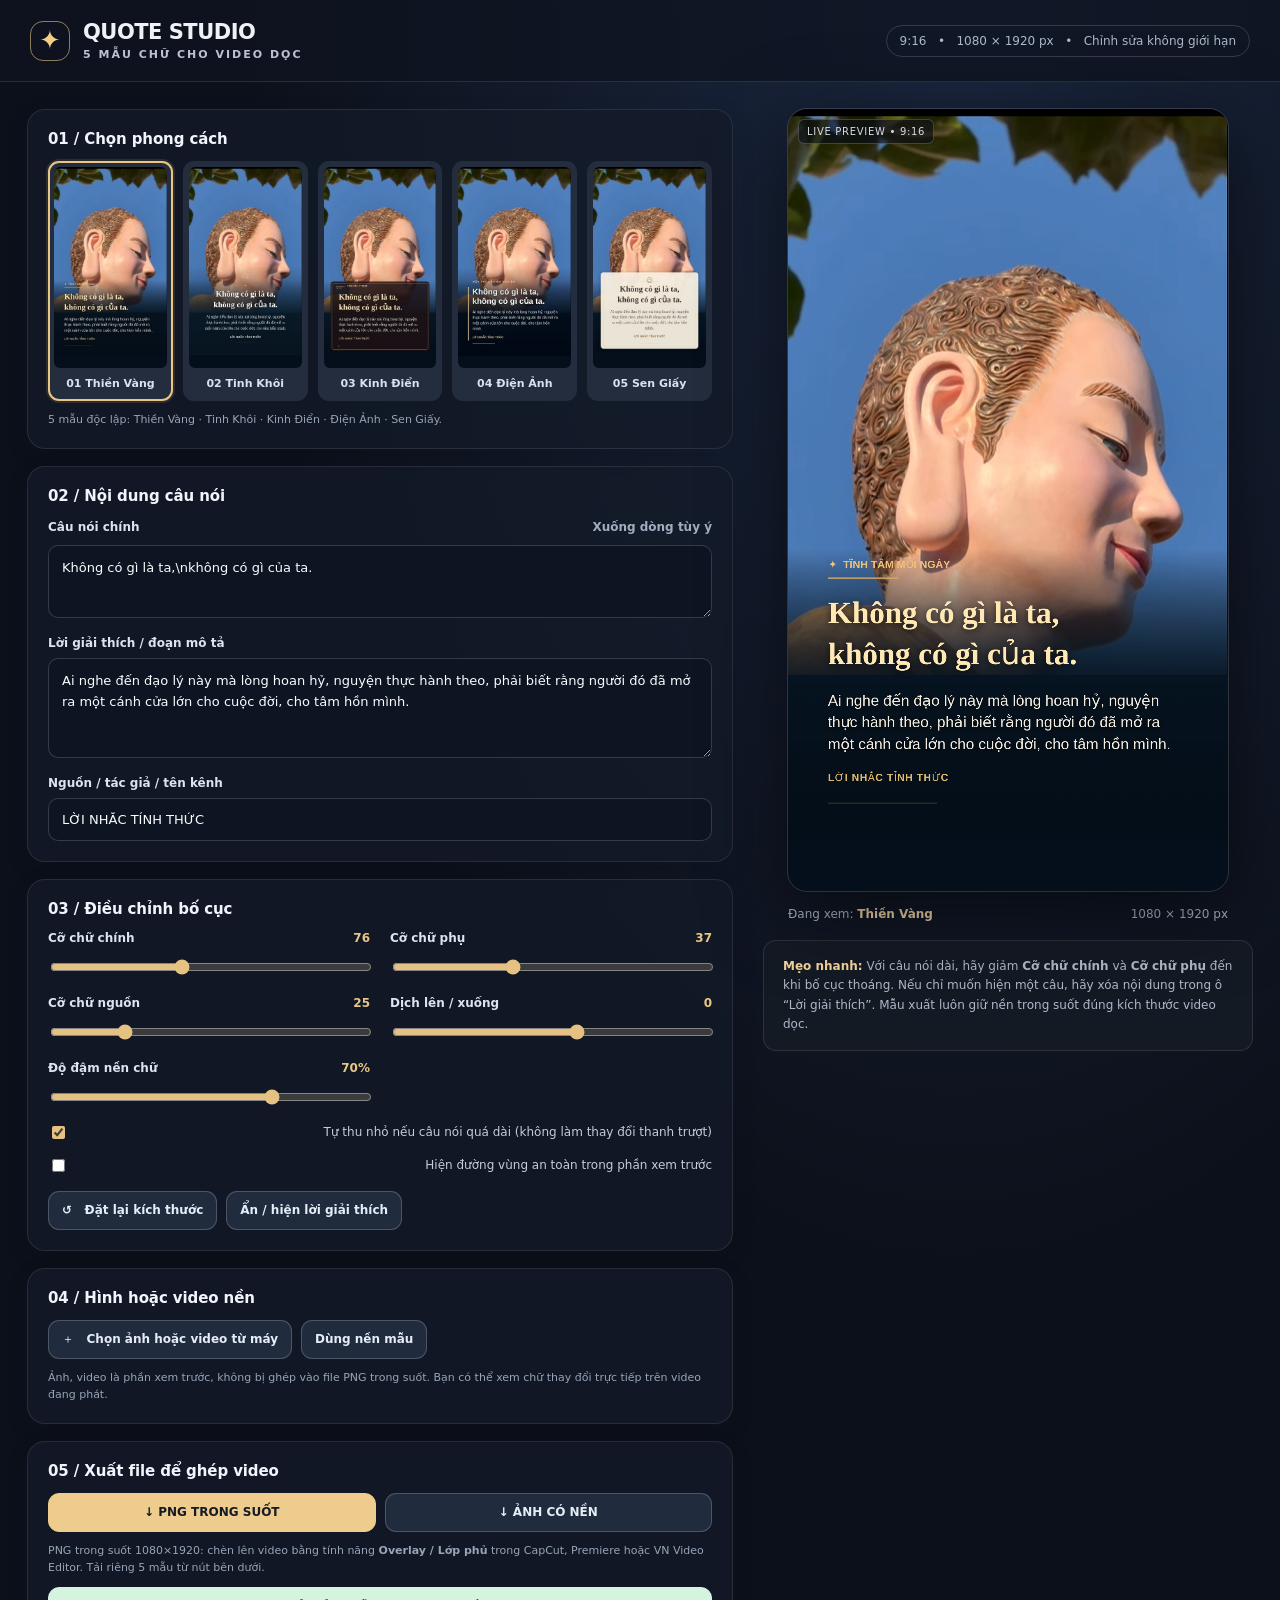
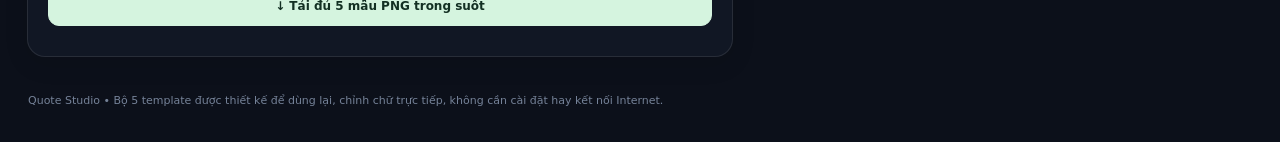
<file: mau_chu_video_9x16.html>
<!DOCTYPE html>
<html lang="vi"><head><meta charset="utf-8"><meta name="viewport" content="width=device-width, initial-scale=1"><title>5 mẫu chữ nghệ thuật cho video 9:16 | Quote Studio</title>
<style>
:root{font-family:Inter,system-ui,-apple-system,BlinkMacSystemFont,"Segoe UI",sans-serif;color:#eef1f6;background:#0c101a;font-synthesis:none}*{box-sizing:border-box}
body{margin:0;background:radial-gradient(ellipse at 75% 0%,#1b2841 0,#0c101a 53%);min-height:100vh}button,input,textarea{font:inherit}button{cursor:pointer}
.topbar{border-bottom:1px solid #ffffff1c;padding:20px 30px;display:flex;align-items:center;justify-content:space-between;gap:24px;background:#0f1420c9}.logo{display:flex;align-items:center;gap:13px}.logo-icon{width:40px;height:40px;border:1px solid #efcf8b90;border-radius:13px;display:grid;place-items:center;font-family:Georgia,serif;font-size:26px;color:#f3ce89}.brand{font-weight:800;letter-spacing:-.5px;font-size:21px}.brand small{display:block;font-size:11px;letter-spacing:2px;text-transform:uppercase;font-weight:600;color:#b9c3d5;margin-top:4px}.right-meta{font-size:12px;color:#aeb8c9;border:1px solid #ffffff28;padding:8px 13px;border-radius:99px}.shell{max-width:1510px;margin:auto;padding:27px;display:grid;grid-template-columns:minmax(390px,1fr) minmax(355px,490px);align-items:start;gap:30px}
h2{font-size:15px;font-weight:750;margin:0 0 13px;letter-spacing:-.1px;color:#f1f4fc}.hint{font-size:12px;color:#a3adc0;line-height:1.6}.editor{display:grid;gap:17px}.panel{border:1px solid #ffffff18;background:#141b29b8;border-radius:18px;padding:20px;box-shadow:0 7px 25px #0000001b}.templates{display:grid;grid-template-columns:repeat(5,minmax(0,1fr));gap:10px}.template-button{min-width:0;border:2px solid transparent;padding:4px;border-radius:11px;background:#232d3d;overflow:hidden;color:#d9e2ef;transition:.2s}.template-button:hover{transform:translateY(-2px);border-color:#ffffff5c}.template-button.active{border-color:#e9c683;box-shadow:0 0 0 2px #e9c68320}.thumb{width:100%;aspect-ratio:9/16;object-fit:cover;border-radius:6px;display:block;background:#142136}.template-button span{display:block;text-align:center;font-size:11px;font-weight:700;padding:9px 2px 5px;white-space:nowrap;overflow:hidden;text-overflow:ellipsis}
.field{margin-bottom:14px}.field:last-child{margin-bottom:0}label{display:flex;justify-content:space-between;align-items:center;gap:10px;color:#dce4f1;font-size:12px;font-weight:670;margin:0 0 8px}.field textarea,.field input[type=text]{border:1px solid #ffffff29;background:#0d1522;color:#fafcff;border-radius:10px;width:100%;outline:none;padding:12px 13px;font-size:13px;line-height:1.6;transition:border-color .2s;resize:vertical}.field textarea:focus,.field input:focus{border-color:#e9bd77}.field textarea{min-height:73px}.field textarea.long{min-height:100px}.field input[type=text]{height:43px}
.sliderrow{display:grid;grid-template-columns:1fr 1fr;column-gap:20px;row-gap:17px}.rangefield{display:block}.rangefield label{margin-bottom:12px}.rangefield b{color:#e9c683;font-variant-numeric:tabular-nums}input[type=range]{width:100%;accent-color:#e5c182;cursor:pointer}.switch{display:flex;gap:8px;align-items:center;font-weight:500;font-size:12px;color:#c2cdde;margin-top:14px}.switch input{accent-color:#e5c182}
.video-row{display:flex;gap:9px;flex-wrap:wrap}.btn{border:1px solid #ffffff33;background:#202b3d;color:#e6edf7;border-radius:11px;padding:11px 13px;font-size:12px;font-weight:750;line-height:1.25;display:inline-flex;align-items:center;justify-content:center;gap:7px;transition:.2s}.btn:hover{border-color:#eed09a;background:#2c3748}.btn.primary{color:#161a25;background:#edcc8d;border-color:#edcc8d}.btn.primary:hover{background:#ffdf9e}.btn.green{background:#d5f4df;border-color:#d5f4df;color:#133023}.btn.full{width:100%}.export-buttons{display:grid;grid-template-columns:1fr 1fr;gap:9px}.micro{font-size:11px;color:#97a5b8;line-height:1.55;margin:10px 0 0}.preview{position:sticky;top:20px}.preview-grid{display:grid;grid-template-columns:minmax(0,1fr);justify-items:center}.stage{width:min(100%,440px);aspect-ratio:9/16;position:relative;border-radius:19px;overflow:hidden;box-shadow:0 18px 80px #0009;outline:1px solid #ffffff25;background:#0d2030}.stage canvas{display:block;width:100%;height:100%}.stage .safe-indicator{pointer-events:none;position:absolute;top:7%;left:7%;width:86%;height:82%;border:1px dashed #fff5;border-radius:3px;opacity:0;transition:.2s}.stage.guides .safe-indicator{opacity:1}.video-label{position:absolute;left:10px;top:10px;font-size:10px;letter-spacing:.7px;background:#080d17a1;border:1px solid #fff3;color:#d7dce5;border-radius:6px;padding:6px 8px;pointer-events:none}.preview-footer{width:min(100%,440px);display:flex;align-items:center;justify-content:space-between;gap:10px;color:#a9b5c6;font-size:12px;margin-top:16px}.preview-footer strong{color:#f0d7a9;font-weight:650}.tips{padding:16px 19px;border:1px solid #ffffff1b;border-radius:13px;background:#141a24;color:#adb9c9;font-size:12px;line-height:1.6;margin-top:19px}.tips strong{color:#f4d49d}.foot{max-width:1510px;margin:10px auto 35px;color:#758298;padding:0 28px;font-size:11px}.hidden{display:none!important}
@media(max-width:1020px){.shell{grid-template-columns:minmax(0,1fr);max-width:740px}.preview{position:relative;top:auto;grid-row:1}.stage{width:min(100%,360px)}.preview-footer{width:min(100%,360px)}.templates{gap:7px}}@media(max-width:570px){.topbar{padding:16px}.shell{padding:15px;gap:17px}.panel{padding:15px}.sliderrow{gap:13px}.templates{gap:4px}.template-button span{font-size:9px}.right-meta{display:none}}
</style></head>
<body>
<header class="topbar"><div class="logo"><div class="logo-icon">✦</div><div class="brand">QUOTE STUDIO <small>5 mẫu chữ cho video dọc</small></div></div><div class="right-meta">9:16 &nbsp; • &nbsp; 1080 × 1920 px &nbsp; • &nbsp; Chỉnh sửa không giới hạn</div></header>
<main class="shell">
<section class="editor">
  <div class="panel"><h2>01 / Chọn phong cách</h2><div class="templates" id="templates"></div><p class="micro">5 mẫu độc lập: Thiền Vàng · Tinh Khôi · Kinh Điển · Điện Ảnh · Sen Giấy.</p></div>
  <div class="panel"><h2>02 / Nội dung câu nói</h2>
    <div class="field"><label for="quote">Câu nói chính <span class="hint">Xuống dòng tùy ý</span></label><textarea id="quote" spellcheck="false">Không có gì là ta,\nkhông có gì của ta.</textarea></div>
    <div class="field"><label for="description">Lời giải thích / đoạn mô tả</label><textarea id="description" class="long" spellcheck="false">Ai nghe đến đạo lý này mà lòng hoan hỷ, nguyện thực hành theo, phải biết rằng người đó đã mở ra một cánh cửa lớn cho cuộc đời, cho tâm hồn mình.</textarea></div>
    <div class="field"><label for="credit">Nguồn / tác giả / tên kênh</label><input id="credit" type="text" value="LỜI NHẮC TỈNH THỨC"></div>
  </div>
  <div class="panel"><h2>03 / Điều chỉnh bố cục</h2><div class="sliderrow">
    <div class="rangefield"><label for="quoteSize">Cỡ chữ chính <b id="quoteVal">76</b></label><input id="quoteSize" type="range" min="38" max="132" value="76"></div>
    <div class="rangefield"><label for="bodySize">Cỡ chữ phụ <b id="bodyVal">37</b></label><input id="bodySize" type="range" min="20" max="66" value="37"></div>
    <div class="rangefield"><label for="creditSize">Cỡ chữ nguồn <b id="creditVal">25</b></label><input id="creditSize" type="range" min="18" max="50" value="25"></div>
    <div class="rangefield"><label for="vertical">Dịch lên / xuống <b id="verticalVal">0</b></label><input id="vertical" type="range" min="-300" max="220" value="0"></div>
    <div class="rangefield"><label for="shade">Độ đậm nền chữ <b id="shadeVal">70%</b></label><input id="shade" type="range" min="0" max="100" value="70"></div>
  </div><label class="switch"><input id="autofit" type="checkbox" checked> Tự thu nhỏ nếu câu nói quá dài (không làm thay đổi thanh trượt)</label><label class="switch"><input id="showGuides" type="checkbox"> Hiện đường vùng an toàn trong phần xem trước</label>
  <div class="video-row" style="margin-top:16px"><button class="btn" id="reset" type="button">↺ &nbsp; Đặt lại kích thước</button><button class="btn" id="clearBody" type="button">Ẩn / hiện lời giải thích</button></div>
  </div>
  <div class="panel"><h2>04 / Hình hoặc video nền</h2><div class="video-row"><label for="media" class="btn" style="cursor:pointer;margin:0">＋ &nbsp; Chọn ảnh hoặc video từ máy</label><input type="file" id="media" accept="image/*,video/*" class="hidden"><button class="btn" id="revertMedia">Dùng nền mẫu</button><button class="btn" id="videoToggle" style="display:none">▶ Phát / dừng</button></div><p class="micro">Ảnh, video là phần xem trước, không bị ghép vào file PNG trong suốt. Bạn có thể xem chữ thay đổi trực tiếp trên video đang phát.</p></div>
  <div class="panel"><h2>05 / Xuất file để ghép video</h2><div class="export-buttons"><button class="btn primary" id="saveOverlay">↓ PNG TRONG SUỐT</button><button class="btn" id="savePreview">↓ ẢNH CÓ NỀN</button></div><p class="micro">PNG trong suốt 1080×1920: chèn lên video bằng tính năng <strong>Overlay / Lớp phủ</strong> trong CapCut, Premiere hoặc VN Video Editor. Tải riêng 5 mẫu từ nút bên dưới.</p><div class="video-row" style="margin-top:11px"><button class="btn green full" id="saveAll">↓ Tải đủ 5 mẫu PNG trong suốt</button></div><p id="status" class="micro" role="status"></p></div>
</section>
<section class="preview"><div class="preview-grid"><div class="stage" id="stage"><canvas id="view" width="1080" height="1920"></canvas><div class="safe-indicator"></div><div class="video-label">LIVE PREVIEW • 9:16</div></div><div class="preview-footer"><div>Đang xem: <strong id="currentName">Thiền Vàng</strong></div><div>1080 × 1920 px</div></div></div><div class="tips"><strong>Mẹo nhanh:</strong> Với câu nói dài, hãy giảm <b>Cỡ chữ chính</b> và <b>Cỡ chữ phụ</b> đến khi bố cục thoáng. Nếu chỉ muốn hiện một câu, hãy xóa nội dung trong ô “Lời giải thích”. Mẫu xuất luôn giữ nền trong suốt đúng kích thước video dọc.</div></section>
</main><div class="foot">Quote Studio • Bộ 5 template được thiết kế để dùng lại, chỉnh chữ trực tiếp, không cần cài đặt hay kết nối Internet.</div>
<script>
'use strict';
const W=1080,H=1920;
const PREVIEW_IMAGE='[data-uri]';
const names=['Thiền Vàng','Tinh Khôi','Kinh Điển','Điện Ảnh','Sen Giấy'];
const $=id=>document.getElementById(id);
const cv=$('view'), ctx=cv.getContext('2d');
const tempCanvas=document.createElement('canvas');tempCanvas.width=W;tempCanvas.height=H;const tctx=tempCanvas.getContext('2d');
let themeIndex=0,upload=null,uploadKind=null,objectUrl=null,showBody=true,playing=false,dirty=true;
const bg=new Image();bg.onload=()=>{dirty=true;render()};bg.src=PREVIEW_IMAGE;
const defaults={quoteSize:76,bodySize:37,creditSize:25,vertical:0,shade:70};
const getState=()=>({quote:$('quote').value.replace(/\\n/g,'\n').trim(),body:showBody?$('description').value.trim():'',credit:$('credit').value.trim(),qSize:+$('quoteSize').value,bSize:+$('bodySize').value,cSize:+$('creditSize').value,dy:+$('vertical').value,shade:+$('shade').value/100,autofit:$('autofit').checked});
function rounded(c,x,y,w,h,r){c.beginPath();c.roundRect(x,y,w,h,r)}
function fillR(c,x,y,w,h,r,color){c.fillStyle=color;rounded(c,x,y,w,h,r);c.fill()}
function strokeR(c,x,y,w,h,r,color,width=2){c.strokeStyle=color;c.lineWidth=width;rounded(c,x,y,w,h,r);c.stroke()}
function line(c,x,y,x2,y2,color,width=2){c.beginPath();c.moveTo(x,y);c.lineTo(x2,y2);c.strokeStyle=color;c.lineWidth=width;c.stroke()}
function fontStyle(weight,size,family){return `${weight} ${size}px ${family}`}
const sans='Inter,"Noto Sans",Arial,sans-serif';const serif='"Noto Serif",Georgia,"Times New Roman",serif';
function splitLines(c,txt,maxWidth,size,weight,family){
 c.save();c.font=fontStyle(weight,size,family);
 const paragraphs=(txt||'').split(/\n/);const all=[];
 for(const p of paragraphs){if(!p.trim()){all.push('');continue}let cur='';for(const word of p.trim().split(/\s+/)){const test=cur?cur+' '+word:word;if(cur&&c.measureText(test).width>maxWidth){all.push(cur);cur=word}else cur=test;}if(cur)all.push(cur)}c.restore();return all;
}
function layout(c,txt,width,size,weight,family,leading,maxHeight,minFont=17,auto=true){
 if(!txt)return {lines:[],size,height:0,leading};
 let chosen=size,lines=splitLines(c,txt,width,chosen,weight,family);
 while(auto&&chosen>minFont&&lines.length*chosen*leading>maxHeight){chosen-=1;lines=splitLines(c,txt,width,chosen,weight,family)}
 const maxLines=Math.max(1,Math.floor(maxHeight/(chosen*leading)));
 if(lines.length>maxLines){lines=lines.slice(0,maxLines);let last=lines[lines.length-1];c.save();c.font=fontStyle(weight,chosen,family);while(last.length>2&&c.measureText(last+'…').width>width)last=last.slice(0,-1);c.restore();lines[lines.length-1]=last+'…'}
 return{lines,size:chosen,height:lines.length*chosen*leading,leading};
}
function writeText(c,block,x,y,{align='left',color='#fff',weight=500,family=sans,shadow=false,stroke=null,tracking=0}={}){
 c.save();c.font=fontStyle(weight,block.size,family);c.textAlign=align;c.textBaseline='top';c.fillStyle=color;if(shadow){c.shadowColor='rgba(0,0,0,.7)';c.shadowBlur=19;c.shadowOffsetY=4}
 if(tracking&&('letterSpacing' in c))c.letterSpacing=tracking+'px';
 if(stroke){c.strokeStyle=stroke;c.lineWidth=5;c.lineJoin='round'}
 block.lines.forEach((s,i)=>{const yy=y+i*block.size*block.leading;if(stroke)c.strokeText(s,x,yy);c.fillText(s,x,yy)});c.restore();
}
function fillGradient(c,x,y,w,h,stops){const g=c.createLinearGradient(0,y,0,y+h);for(const s of stops)g.addColorStop(s[0],s[1]);c.fillStyle=g;c.fillRect(x,y,w,h)}
function clipText(c,fn){c.save();c.beginPath();c.rect(0,850,W,950);c.clip();fn();c.restore()}
function quoteSizing(c,s,opts){
 const textW=opts.width, extra= s.body ? 31 : 5;
 const q=layout(c,s.quote,textW,s.qSize,opts.qWeight,opts.qFamily,opts.qLeading||1.29,opts.qH||345,27,s.autofit);
 const b=layout(c,s.body,textW,s.bSize,opts.bWeight||400,opts.bFamily||sans,opts.bLeading||1.45,opts.bodyH||268,17,s.autofit);
 const cr=layout(c,s.credit,textW,s.cSize,600,sans,1.27,92,14,s.autofit);
 const h=q.height+(b.height?extra+b.height:0)+(cr.height?34+cr.height:0);
 const bottom=Math.max(1430,Math.min(1850,(opts.bottom||1708)+s.dy));
 return {q,b,cr,top:Math.max(865,bottom-h),height:h,bottom};
}
function mainElements(c,s,config){let z=quoteSizing(c,s,config);let y=z.top;
 writeText(c,z.q,config.x,y,{align:config.align||'left',color:config.quoteColor||'#fff',weight:config.qWeight,family:config.qFamily,shadow:config.shadow||false,tracking:config.tracking||0});y+=z.q.height;
 if(z.b.height){y+=31;writeText(c,z.b,config.x,y,{align:config.align||'left',color:config.bodyColor||'#e1e8ef',weight:config.bWeight||400,family:config.bFamily||sans,shadow:config.shadow||false});y+=z.b.height}
 if(z.cr.height){y+=34;writeText(c,z.cr,config.x,y,{align:config.align||'left',color:config.creditColor||'#e9c789',weight:600,family:sans,tracking:1.6})}
 return z;
}
function themeGold(c,s){
 const cfg={x:98,width:850,qWeight:700,qFamily:serif,qLeading:1.32,qH:325,bFamily:sans,bWeight:450,bLeading:1.44,bodyH:258,bottom:1662,quoteColor:'#ffe8b4',bodyColor:'#f4ede0',creditColor:'#e3b96d',shadow:true};const p=quoteSizing(c,s,cfg);
 const y=Math.max(930,p.top-126);fillGradient(c,0,y,1080,960,[ [0,'rgba(5,18,29,0)'],[.32,`rgba(5,16,26,${.22+s.shade*.36})`],[1,`rgba(4,12,23,${.42+s.shade*.50})`]]);
 line(c,99,p.top-53,272,p.top-53,'#d4a865',3);c.textAlign='left';c.textBaseline='top';c.font=fontStyle(700,26,sans);c.fillStyle='#ebc17b';c.fillText('✦  TĨNH TÂM MỖI NGÀY',99,p.top-98);
 mainElements(c,s,cfg);line(c,99,p.bottom+42,366,p.bottom+42,'#c1975a82',2);
}
function themeWhite(c,s){
 const cfg={x:540,width:810,qWeight:600,qFamily:serif,qLeading:1.34,qH:330,bFamily:serif,bWeight:400,bLeading:1.48,bodyH:255,bottom:1644,align:'center',quoteColor:'#fffaf2',bodyColor:'#f0f4f8',creditColor:'#f7f2eb',shadow:true};const z=quoteSizing(c,s,cfg);
 fillGradient(c,0,Math.max(890,z.top-230),1080,1030,[[0,'rgba(5,20,35,0)'],[.28,`rgba(12,31,45,${.20+s.shade*.3})`],[1,`rgba(9,22,33,${.48+s.shade*.43})`]]);
 c.save();c.textAlign='center';c.textBaseline='top';c.font=fontStyle(400,173,serif);c.fillStyle='#fff5d835';c.fillText('“',540,z.top-175);c.restore();
 line(c,419,z.top-49,497,z.top-49,'#f1f0eb',1.8);c.fillStyle='#f1f0eb';c.beginPath();c.arc(540,z.top-49,5,0,Math.PI*2);c.fill();line(c,583,z.top-49,661,z.top-49,'#f1f0eb',1.8);
 mainElements(c,s,cfg);line(c,450,z.bottom+33,630,z.bottom+33,'#f2f2f2a6',1);
}
function themeClassic(c,s){
 const cfg={x:143,width:796,qWeight:700,qFamily:serif,qLeading:1.30,qH:316,bFamily:serif,bWeight:400,bLeading:1.42,bodyH:245,bottom:1660,quoteColor:'#fae3b6',bodyColor:'#f5eee3',creditColor:'#e8bd86'};const z=quoteSizing(c,s,cfg);
 const panelTop=z.top-114,panelBottom=z.bottom+96;
 fillR(c,64,panelTop,952,panelBottom-panelTop,26,`rgba(30,18,20,${.61+s.shade*.31})`);strokeR(c,78,panelTop+14,924,panelBottom-panelTop-28,16,'#e1b27f9e',2);
 line(c,116,panelTop+52,201,panelTop+52,'#e1b27f',3);c.save();c.font=fontStyle(600,24,sans);c.fillStyle='#efc89a';c.textBaseline='top';c.fillText('TÂM AN • Ý TỊNH',222,panelTop+31);c.restore();
 c.save();c.font=fontStyle(400,145,serif);c.textBaseline='top';c.fillStyle='#f0c68744';c.fillText('“',112,z.top-92);c.restore();
 mainElements(c,s,cfg);
 c.save();c.fillStyle='#dbb077';c.beginPath();c.arc(143,panelBottom-46,5,0,Math.PI*2);c.fill();line(c,160,panelBottom-46,933,panelBottom-46,'#d8aa78a1',1);c.restore();
}
function themeCinema(c,s){
 const cfg={x:138,width:816,qWeight:800,qFamily:sans,qLeading:1.18,qH:345,bWeight:470,bFamily:sans,bLeading:1.44,bodyH:247,bottom:1647,quoteColor:'#ffffff',bodyColor:'#eaedf0',creditColor:'#ffe5b8',shadow:true};const z=quoteSizing(c,s,cfg);
 fillGradient(c,0,z.top-195,1080,980,[[0,'rgba(0,8,22,0)'],[.24,`rgba(0,8,22,${.19+s.shade*.29})`],[1,`rgba(0,6,18,${.56+s.shade*.41})`]]);
 c.fillStyle='#eac38c';c.fillRect(93,z.top-11,9,Math.max(160,z.height+22));
 c.save();c.textBaseline='top';c.fillStyle='#f0ca91';c.font=fontStyle(700,25,sans);if('letterSpacing' in c)c.letterSpacing='4px';c.fillText('MỘT PHÚT CHIÊM NGHIỆM',139,z.top-73);c.restore();
 mainElements(c,s,cfg);line(c,138,z.bottom+35,352,z.bottom+35,'#eac38c',3);
}
function themePaper(c,s){
 const cfg={x:540,width:755,qWeight:600,qFamily:serif,qLeading:1.33,qH:322,bWeight:400,bFamily:serif,bLeading:1.40,bodyH:233,bottom:1638,align:'center',quoteColor:'#413a34',bodyColor:'#5e5a55',creditColor:'#886942'};const z=quoteSizing(c,s,cfg);
 const top=z.top-126,bottom=z.bottom+98;
 c.save();c.shadowColor='#00000065';c.shadowBlur=33;c.shadowOffsetY=9;fillR(c,74,top,932,bottom-top,27,`rgba(255,248,233,${.79+s.shade*.18})`);c.restore();
 strokeR(c,94,top+20,892,bottom-top-40,15,'#bb9c755e',2);
 c.save();c.strokeStyle='#8f7658';c.lineWidth=3;c.beginPath();c.arc(540,top+75,25,0,Math.PI*2);c.stroke();c.beginPath();c.arc(540,top+75,15,Math.PI*.1,Math.PI*1.08);c.stroke();c.beginPath();c.arc(540,top+75,13,Math.PI*1.13,Math.PI*1.95);c.stroke();c.restore();
 line(c,455,z.top-38,625,z.top-38,'#a78b68',1.5);
 mainElements(c,s,cfg);
 line(c,432,bottom-53,648,bottom-53,'#ab8c60',1.5);
}
const themes=[themeGold,themeWhite,themeClassic,themeCinema,themePaper];
function drawOverlay(context,s,index){context.save();try{themes[index](context,s)}finally{context.restore()}}
function drawCover(context,image){if(!image||!(image.videoWidth||image.naturalWidth))return;const iw=image.videoWidth||image.naturalWidth,ih=image.videoHeight||image.naturalHeight;if(!iw||!ih)return;const factor=Math.max(W/iw,H/ih),rw=iw*factor,rh=ih*factor;context.drawImage(image,(W-rw)/2,(H-rh)/2,rw,rh)}
function paint(context,index,withBackground){context.clearRect(0,0,W,H);if(withBackground){context.fillStyle='#172838';context.fillRect(0,0,W,H);if(upload){drawCover(context,upload)}else if(bg.complete)drawCover(context,bg)}clipText(context,()=>drawOverlay(context,getState(),index));}
function render(){dirty=false;paint(ctx,themeIndex,true)}
function animation(){if(dirty||uploadKind==='video'&&upload&&!upload.paused)render();requestAnimationFrame(animation)}
function selectTheme(index){themeIndex=index;$('currentName').textContent=names[index];document.querySelectorAll('.template-button').forEach((b,i)=>{b.classList.toggle('active',i===index);b.setAttribute('aria-pressed',String(i===index))});dirty=true;render()}
function initTemplates(){for(let i=0;i<5;i++){const btn=document.createElement('button');btn.type='button';btn.className='template-button';btn.innerHTML=`<img class="thumb" alt="Mẫu ${i+1}: ${names[i]}"><span>${String(i+1).padStart(2,'0')} ${names[i]}</span>`;btn.addEventListener('click',()=>selectTheme(i));$('templates').appendChild(btn)}selectTheme(0)}
function thumbPaint(){if(!bg.complete)return;const c=document.createElement('canvas');c.width=324;c.height=576;const g=c.getContext('2d');for(let i=0;i<5;i++){paint(tctx,i,true);g.clearRect(0,0,324,576);g.drawImage(tempCanvas,0,0,324,576);document.querySelectorAll('.thumb')[i].src=c.toDataURL('image/jpeg',.85)}}
function fileName(index,withBg){return `mau_${index+1}_${['thien-vang','tinh-khoi','kinh-dien','dien-anh','sen-giay'][index]}_${withBg?'xem-truoc':'trong-suot'}_1080x1920.png`}
function downloadCanvas(index,withBg){paint(tctx,index,withBg);const link=document.createElement('a');link.download=fileName(index,withBg);link.href=tempCanvas.toDataURL('image/png');document.body.appendChild(link);link.click();link.remove()}
for(const id of ['quote','description','credit','quoteSize','bodySize','creditSize','vertical','shade','autofit'])$(id).addEventListener('input',()=>{
 const v=getState();$('quoteVal').textContent=v.qSize;$('bodyVal').textContent=v.bSize;$('creditVal').textContent=v.cSize;$('verticalVal').textContent=(v.dy>0?'+':'')+v.dy;$('shadeVal').textContent=Math.round(v.shade*100)+'%';dirty=true;
});
$('showGuides').addEventListener('change',()=>{$('stage').classList.toggle('guides',$('showGuides').checked)});
$('reset').onclick=()=>{for(const [k,v]of Object.entries(defaults))$(k).value=v;$('autofit').checked=true;$('quoteSize').dispatchEvent(new Event('input'))};
$('clearBody').onclick=()=>{showBody=!showBody;$('clearBody').textContent=showBody?'Ẩn lời giải thích':'Hiện lời giải thích';dirty=true};
$('saveOverlay').onclick=()=>downloadCanvas(themeIndex,false);
$('savePreview').onclick=()=>downloadCanvas(themeIndex,true);
$('saveAll').onclick=()=>{const message=$('status');message.textContent='Đang lưu 5 mẫu. Nếu trình duyệt hỏi, vui lòng cho phép tải nhiều tệp.';let i=0;function next(){if(i>=5){message.textContent='Đã yêu cầu tải cả 5 mẫu PNG.';return}downloadCanvas(i++,false);setTimeout(next,400)}next()};
$('media').addEventListener('change',e=>{
 const file=e.target.files[0];if(!file)return;
 if(objectUrl)URL.revokeObjectURL(objectUrl);objectUrl=URL.createObjectURL(file);
 uploadKind=file.type.startsWith('video/')?'video':'image';
 if(uploadKind==='video'){let v=document.createElement('video');v.src=objectUrl;v.muted=true;v.loop=true;v.playsInline=true;v.autoplay=true;v.addEventListener('loadeddata',()=>{dirty=true;render();v.play().catch(()=>{})});upload=v;$('videoToggle').style.display='inline-flex'}
 else{const im=new Image();im.onload=()=>{dirty=true;render()};im.src=objectUrl;upload=im;$('videoToggle').style.display='none'}dirty=true;
});
$('videoToggle').onclick=()=>{if(!upload||uploadKind!=='video')return;if(upload.paused){upload.play().catch(()=>{})}else upload.pause()};
$('revertMedia').onclick=()=>{if(uploadKind==='video'&&upload)upload.pause();upload=null;uploadKind=null;if(objectUrl){URL.revokeObjectURL(objectUrl);objectUrl=null}$('videoToggle').style.display='none';$('media').value='';dirty=true};
bg.addEventListener('load',()=>{render();thumbPaint()});
initTemplates();requestAnimationFrame(animation);
if(document.fonts&&document.fonts.ready)document.fonts.ready.then(()=>{dirty=true;thumbPaint()});
</script></body></html>
</file>
